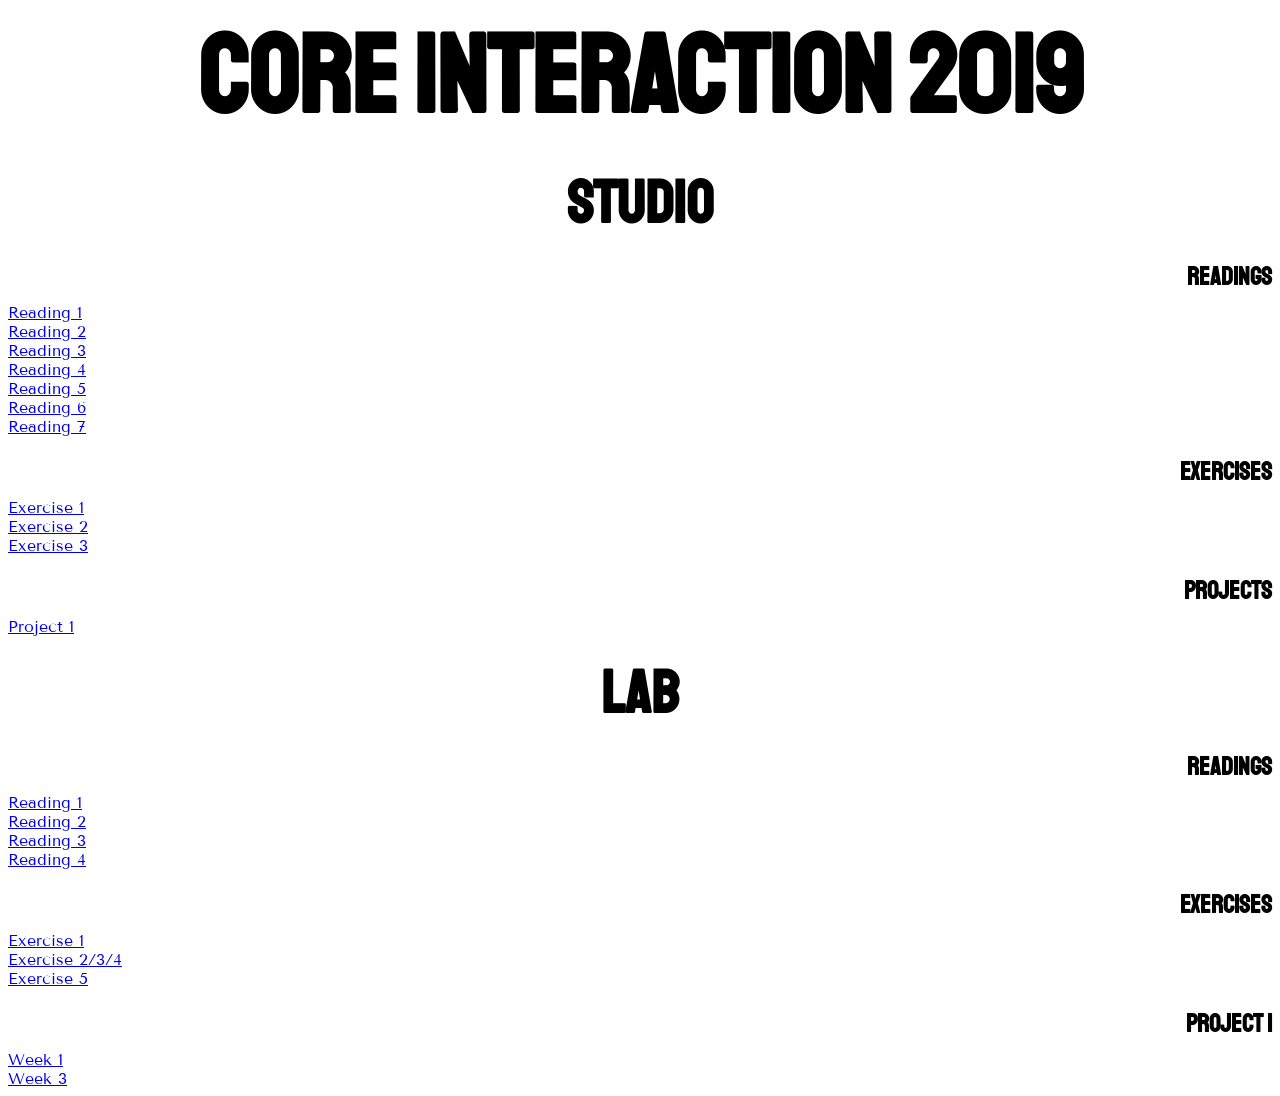
<file: index.html>
<!DOCTYPE html>
<html>
    <head>
      <title>
        Rebecca D'Agostino
      </title>

    <link href="https://fonts.googleapis.com/css?family=Staatliches" rel="stylesheet">
    <link href="https://fonts.googleapis.com/css?family=Tenor+Sans" rel="stylesheet">

    <style>


    h1 {
      font-family: 'Staatliches', cursive;
      font-size: 110px;
      margin-top: 0px;
      text-align: center;
      margin-bottom: 10px;
      text-align: center;
    }

    h2{
      font-family: 'Staatliches', cursive;
      font-size: 60px;
      margin-top: 20px;
      margin-bottom: 0px;
      text-align: center;
    }

    h4 {
      font-family: 'Staatliches', cursive;
      font-size: 25px;
      margin-top: 20px;
      margin-bottom: 10px;
      text-align:right;
    }

    a {
      font-family: 'Tenor Sans', sans-serif;
      text-align:right;
    }

    </style>

    </head>
    <body>
      <h1> Core Interaction 2019 </h1>

      <h2> Studio </h2>

      <h4> Readings </h4>
        <a href="studio/readings/response1/index.html">Reading 1</a>
      <br>
        <a href="studio/readings/response2/index.html">Reading 2</a>
      <br>
        <a href="studio/readings/response3/index.html">Reading 3</a>
      <br>
        <a href="studio/readings/response4/index.html">Reading 4</a>
      <br>
        <a href="studio/readings/response5/index.html">Reading 5</a>
      <br>
        <a href="studio/readings/response6/index.html">Reading 6</a>
      <br>
        <a href="studio/readings/response7/index.html">Reading 7</a>

      <h4> Exercises </h4>

        <a href="studio/exercises/exercise1/index.html">Exercise 1</a>
      <br>
        <a href="studio/exercises/exercise2/index.html">Exercise 2</a>
      <br>
        <a href="studio/exercises/exercise3/index.html">Exercise 3</a>

        <h4> Projects </h4>

          <a href="studio/project1/index.html">Project 1</a>


      <h2> Lab </h2>

      <h4> Readings </h4>

        <a href="lab/readings/reading_feb_5/index.html">Reading 1</a>
      <br>
        <a href="lab/readings/reading_feb_13/index.html">Reading 2</a>
      <br>
        <a href="lab/readings/reading_feb_20/index.html">Reading 3</a>
      <br>
        <a href="lab/readings/reading_march_13/index.html">Reading 4</a>

      <h4> Exercises </h4>
        <a href="lab/exercises/exercise1/index.html">Exercise 1</a>
      <br>
        <a href="lab/exercises/exercise2/index.html">Exercise 2/3/4</a>
      <br>
        <a href="lab/exercises/exercise5/apples.js">Exercise 5</a>

      <h4> Project 1 </h4>
        <a href="lab/project1/week1/index.html">Week 1</a>
      <br>
        <a href="lab/project1/week3/index.html">Week 3</a>


    </body>
</html>
</file>
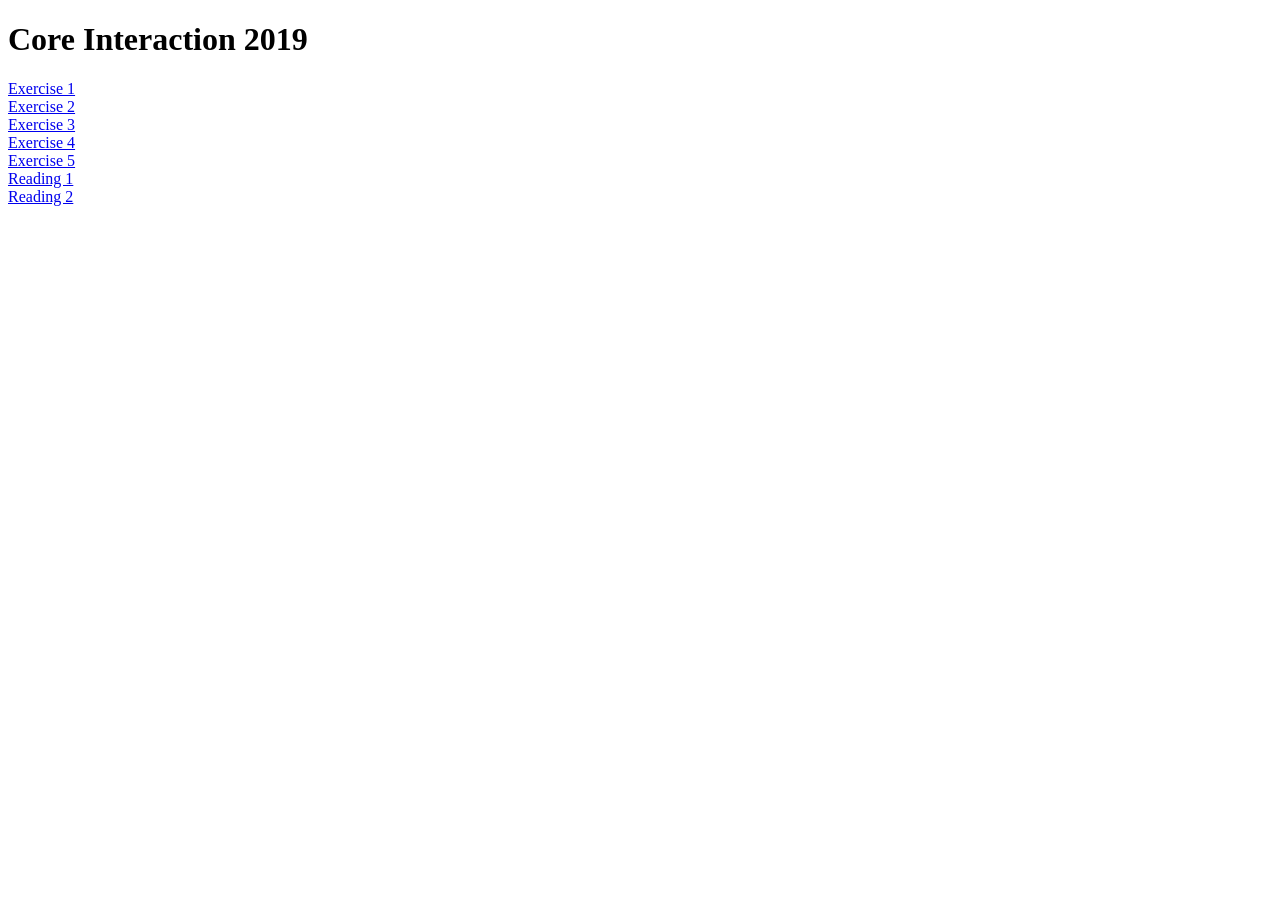
<file: 00 class site/index.html>
<!DOCTYPE html>
<html>
    <head>
      <title>
        Rebecca D'Agostino
      </title>



    </head>
    <body>
      <h1> Core Interaction 2019 </h1>
      <a href="exercise1/index.html">Exercise 1</a>
<br>
      <a href="exercise 2/index.html">Exercise 2</a>
<br>
      <a href="exercise 3/index.html">Exercise 3</a>
<br>
      <a href="exercise 4/index.html">Exercise 4</a>
<br>
      <a href="exercise 5/index.html">Exercise 5</a>
<br>

      <a href="response1/index.html">Reading 1</a>
<br>
      <a href="response2/index.html">Reading 2</a>

    </body>

</html>
</file>
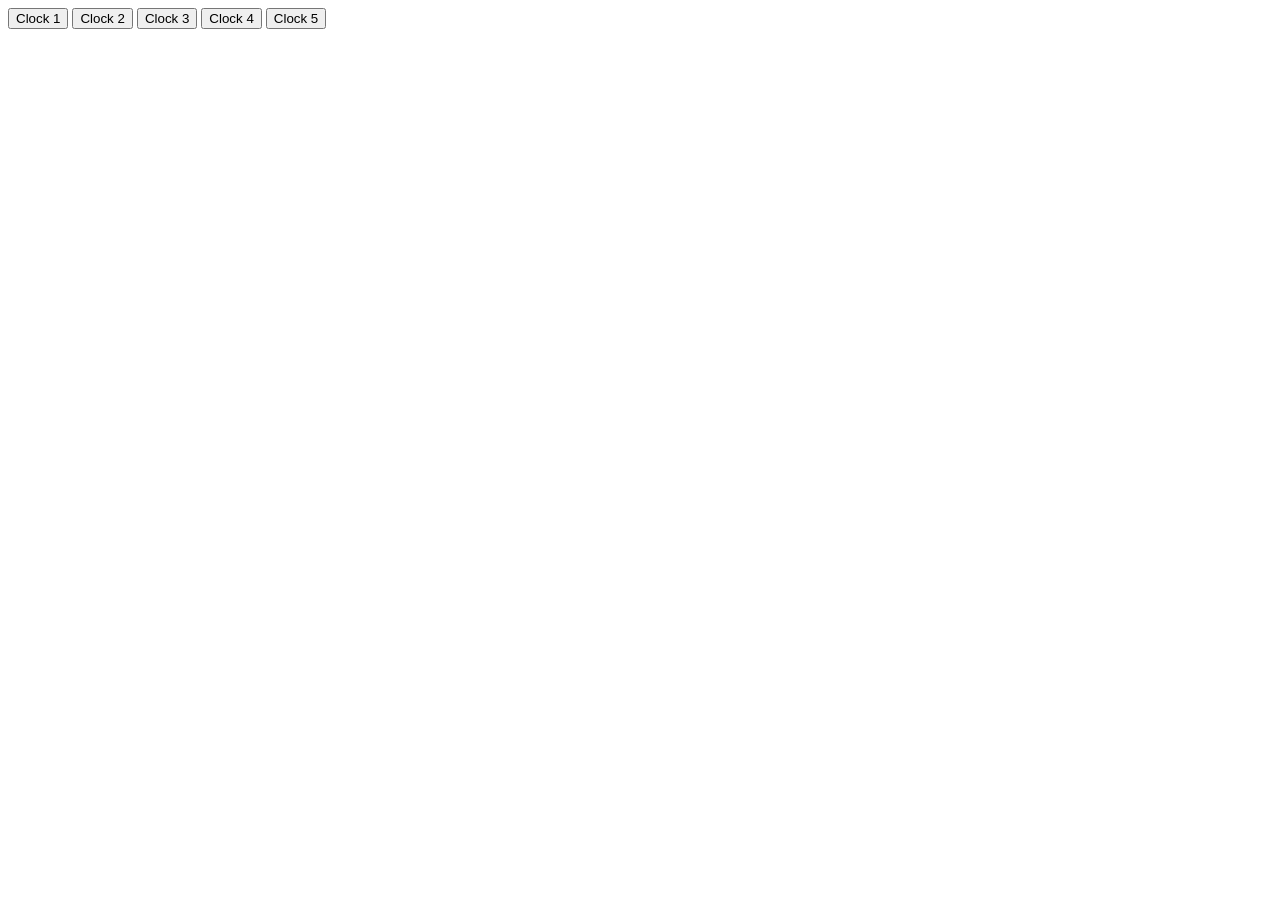
<file: CLOCKS/index.html>
<!DOCTYPE html>
<html lang="en" dir="ltr">
  <head>
    <meta charset="utf-8">
    <title>CLOCKS</title>
  </head>
  <body>
    <a href="clock 1/index.html"><button>Clock 1</button><a/>
    <a href="clock 2/index.html"><button>Clock 2</button><a/>
    <a href="clock 3/index.html"><button>Clock 3</button><a/>
    <a href="clock 4/index.html"><button>Clock 4</button><a/>
    <a href="clock 5/index.html"><button>Clock 5</button><a/>
  </body>
</html>
</file>
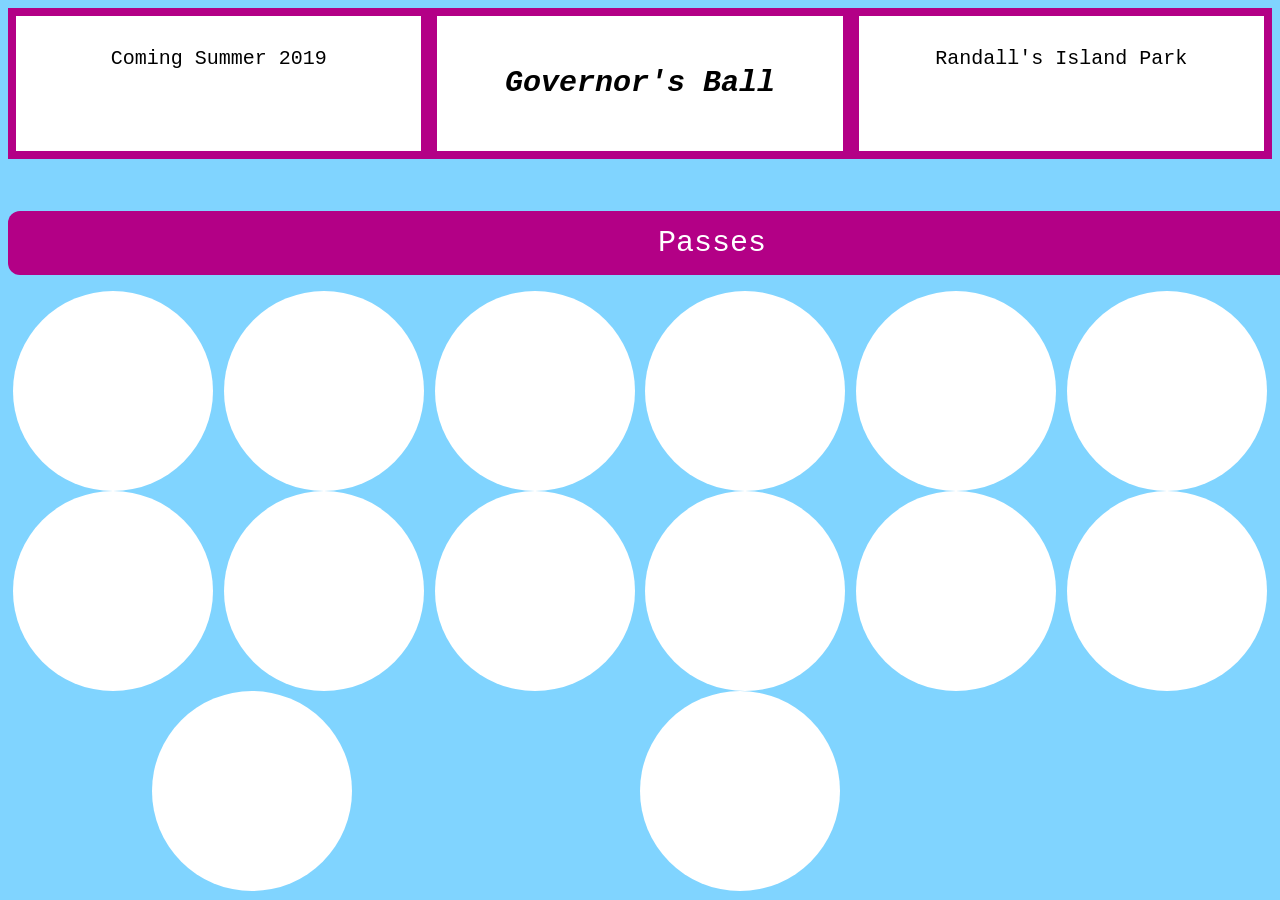
<file: css poster/index.html>
<!DOCTYPE html>
<html lang="en" dir="ltr">
  <head>
    <meta charset="utf-8">
    <title></title>
    <link rel="stylesheet" href="style.css">
  </head>
  <body>
    <div class="flex-container">
      <div>Coming Summer 2019</div>
      <div id="title"><h2 class="rainbow"> Governor's Ball</h2></div>
      <div>Randall's Island Park</div>
    </div>
    <br></br>

    <p>
      <div class="button">Passes</div>
    </p>

    <div id="flex-container">
      <div class="child">
      </div>
      <div class="child">
      </div>
      <div class="child">
      </div>
      <div class="child">
      </div>
      <div class="child">
      </div>
      <div class="child">
      </div>
      <div class="child">
      </div>
      <div class="child">
      </div>
      <div class="child">
      </div>
      <div class="child">
      </div>
      <div class="child">
      </div>
      <div class="child">
      </div>
      <div class="child">
      </div>
      <div class="child">
      </div>
<br></br>

  </body>
</html>
</file>
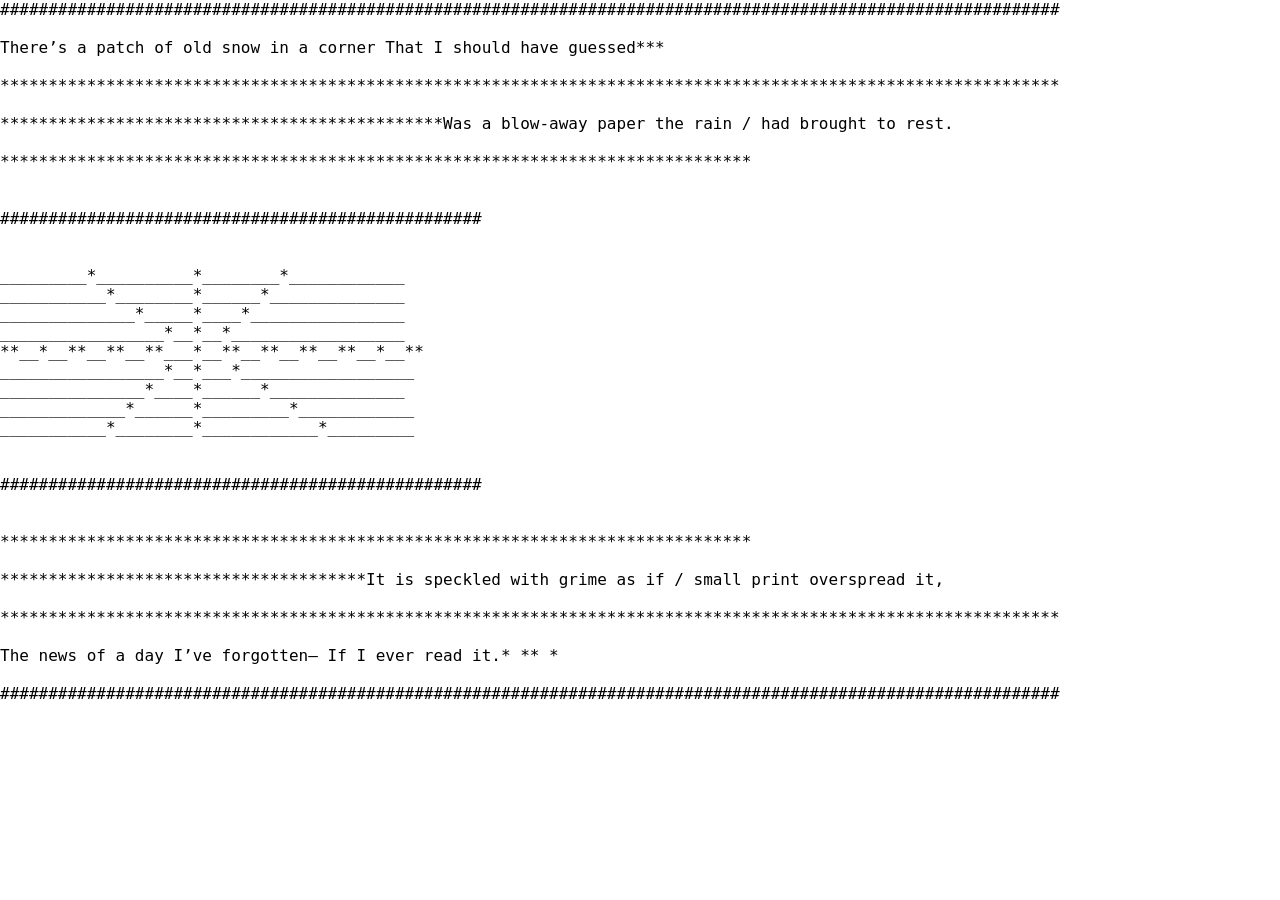
<file: java poem/index.html>
<!DOCTYPE html>
<html lang="en" dir="ltr">
  <head>
    <meta charset="utf-8">
    <title></title>
    <link rel="stylesheet" href="style.css">
  </head>
  <body>
    <div class="town">
      ##############################################################################################################
      <br>
      <br>
      There’s a patch of old snow in a corner
           That I should have guessed***
      <br>
      <br>
      **************************************************************************************************************
      <br>
      <br>
      **********************************************Was a blow-away paper the rain / had brought to rest.
     <br>
     <br>
      ******************************************************************************
      <br>
      <br>
      <br>
      ##################################################
      <br>
      <br>
      <br>
      _________*__________*________*____________
      <br>
      ___________*________*______*______________
      <br>
      ______________*_____*____*________________
      <br>
      _________________*__*__*__________________
      <br>
      **__*__**__**__**___*__**__**__**__**__*__**
      <br>
      _________________*__*___*__________________
      <br>
      _______________*____*______*______________
      <br>
      _____________*______*_________*____________
      <br>
      ___________*________*____________*_________
      <br>
      <br>
      <br>
      ##################################################
      <br>
      <br>
      <br>
      ******************************************************************************
<br>
<br>
      **************************************It is speckled with grime as if / small print overspread it,
      <br>
      <br>
      **************************************************************************************************************
      <br>
      <br>
      The news of a day I’ve forgotten—
     If I ever read it.*      **   *
      <br>
      <br>
      ##############################################################################################################
  </body>
</html>
</file>
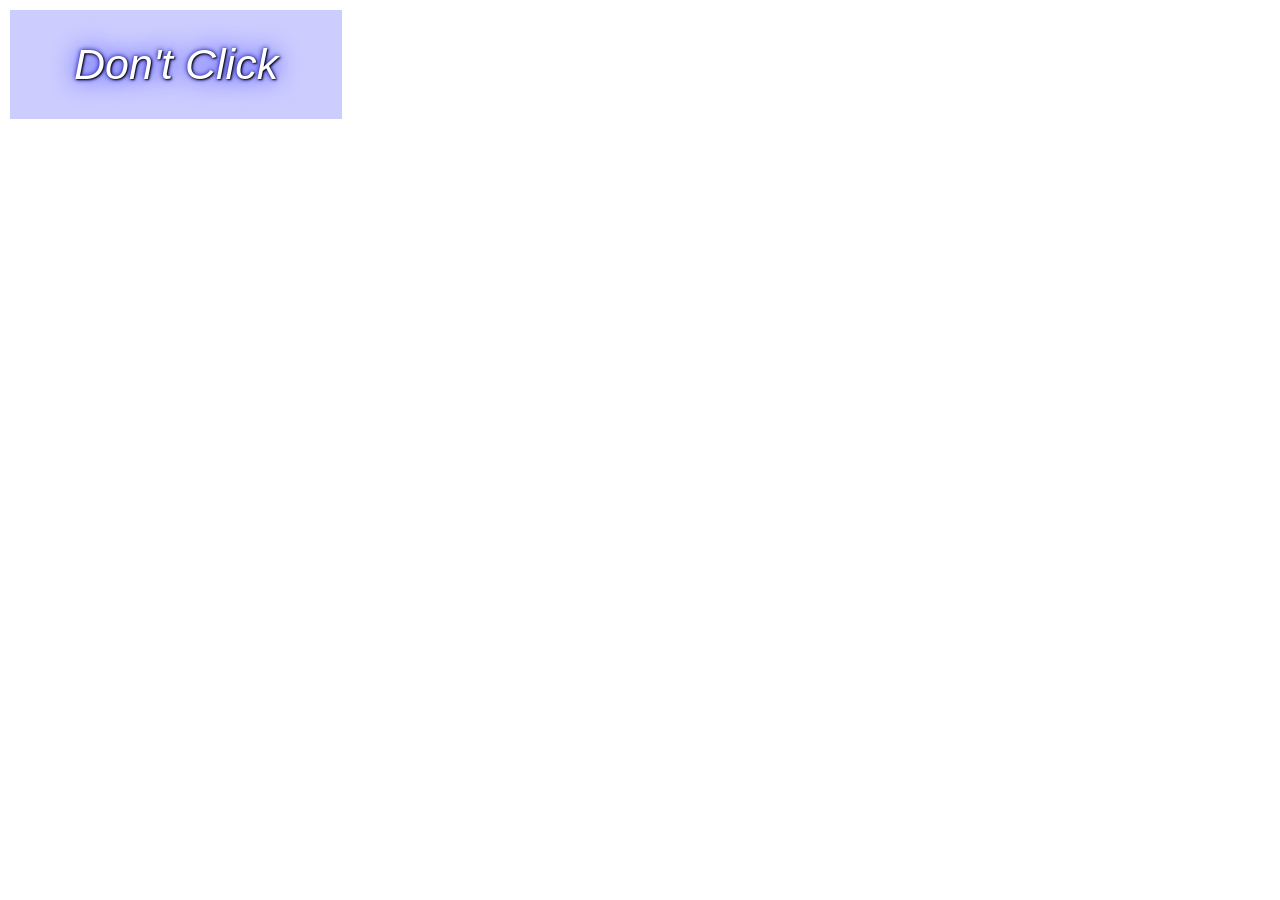
<file: jquery/index.html>
<!DOCTYPE html>
<html lang="en" dir="ltr">
  <head>
    <meta charset="utf-8">
    <title></title>
    <script type="text/javascript" src="https://cdnjs.cloudflare.com/ajax/libs/jquery/3.2.1/jquery.min.js"></script>
    <link rel="stylesheet" href="style.css">
  </head>
  <body>
    <div id="random"></div>
    <button id="button" type="button" name="button">Don't Click</button>

    <script>
    // $("#random").html("more tests!");

     var words = ["hello,", "...", "are", "you", "bored","of","clicking","yet","????", "??????", "...", "......",".........","Satisfied?"]
     var i = 0;

     $("document").ready(function(){
       $("#button").click(function() {
         $("body").append("<div class='box'>" + words[i] + "</div>");
         i++;
         // $("#random").html("wow");
       })
     })
     </script>


  </body>

</html>
</file>
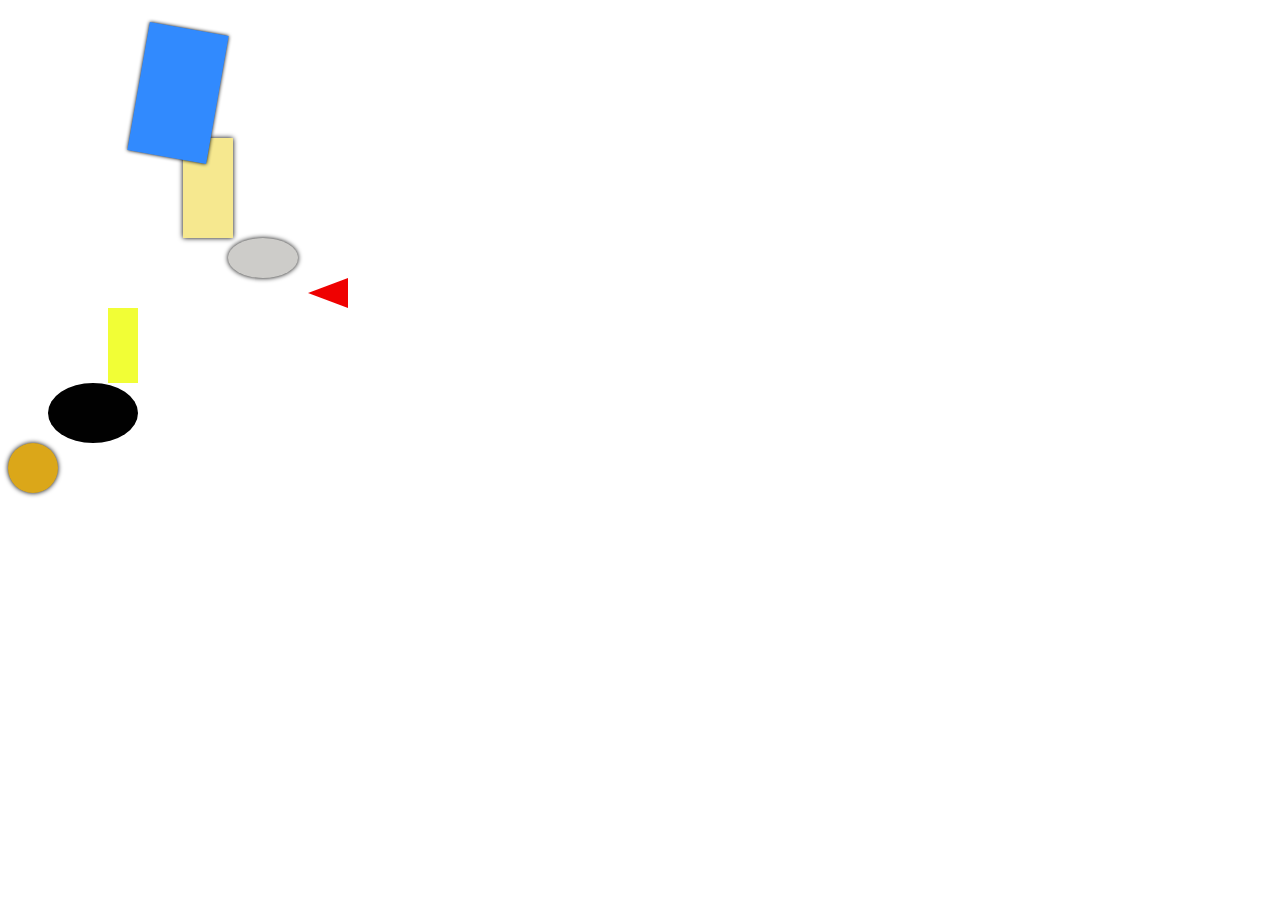
<file: still life 2/index.html>
<!DOCTYPE html>
<html lang="en" dir="ltr">
  <head>
    <meta charset="utf-8">
    <title></title>
      <link rel="stylesheet" href="style.css">
  </head>
  <body>
    <div class="blue"></div>
    <div class="rectangle"></div>
    <div id="silver"></div>
    <div class="red"></div>
    <div class="yellow"></div>
    <div id="black"></div>
    <div class="gold"></div>
  </body>
</html>
</file>
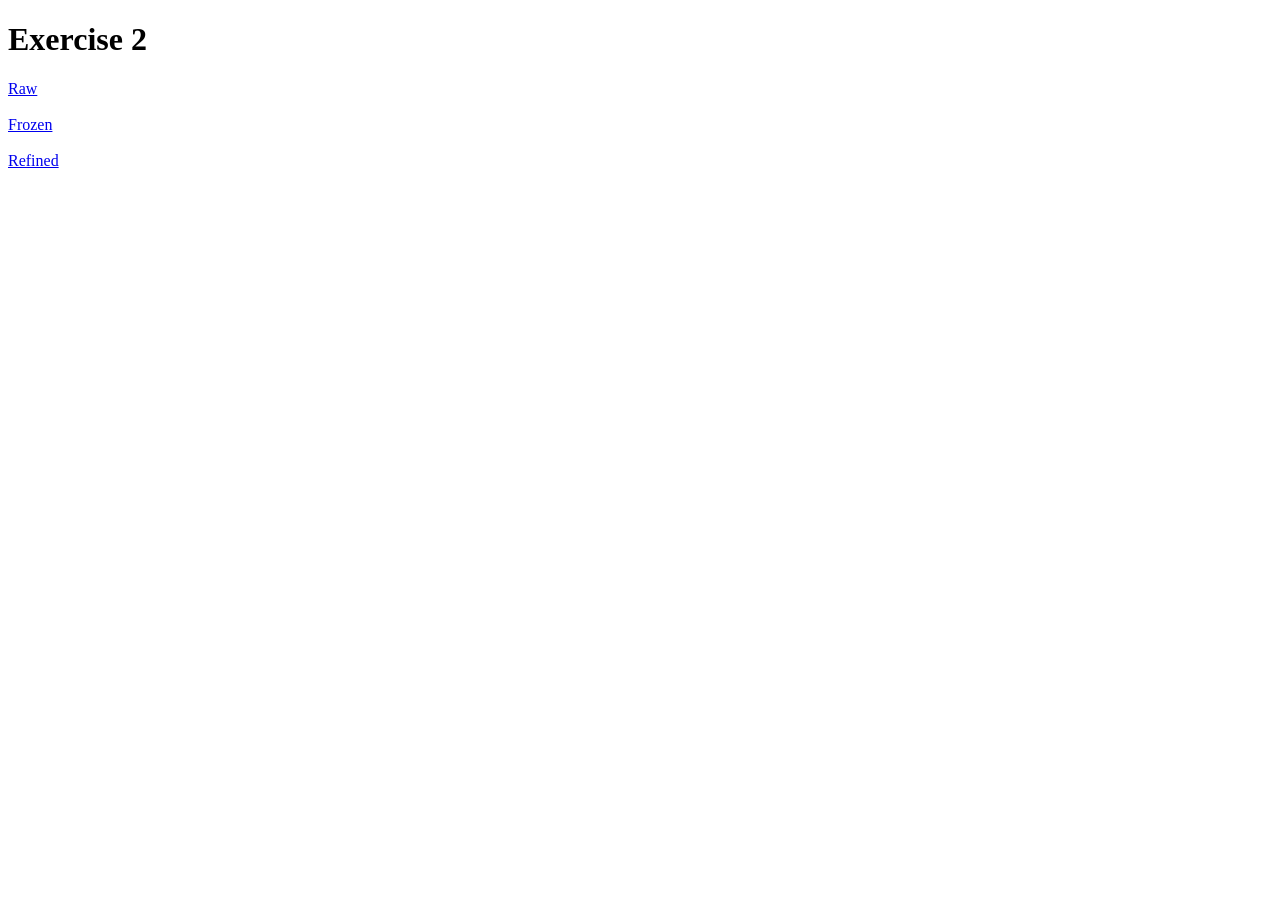
<file: 00 class site/exercise 2/index.html>
<!DOCTYPE html>
<html lang="" dir="ltr">
  <head>
    <meta charset="utf-8">
    <title>Exercise 2</title>
  </head>
  <body>
    <h1>Exercise 2</h1>

    <a href="raw/index.html">Raw</a>
  <br>
  <br>
    <a href="frozen/index.html">Frozen</a>
  <br>
  <br>
    <a href="Refined/index.html">Refined</a>


  </body>
</html>
</file>
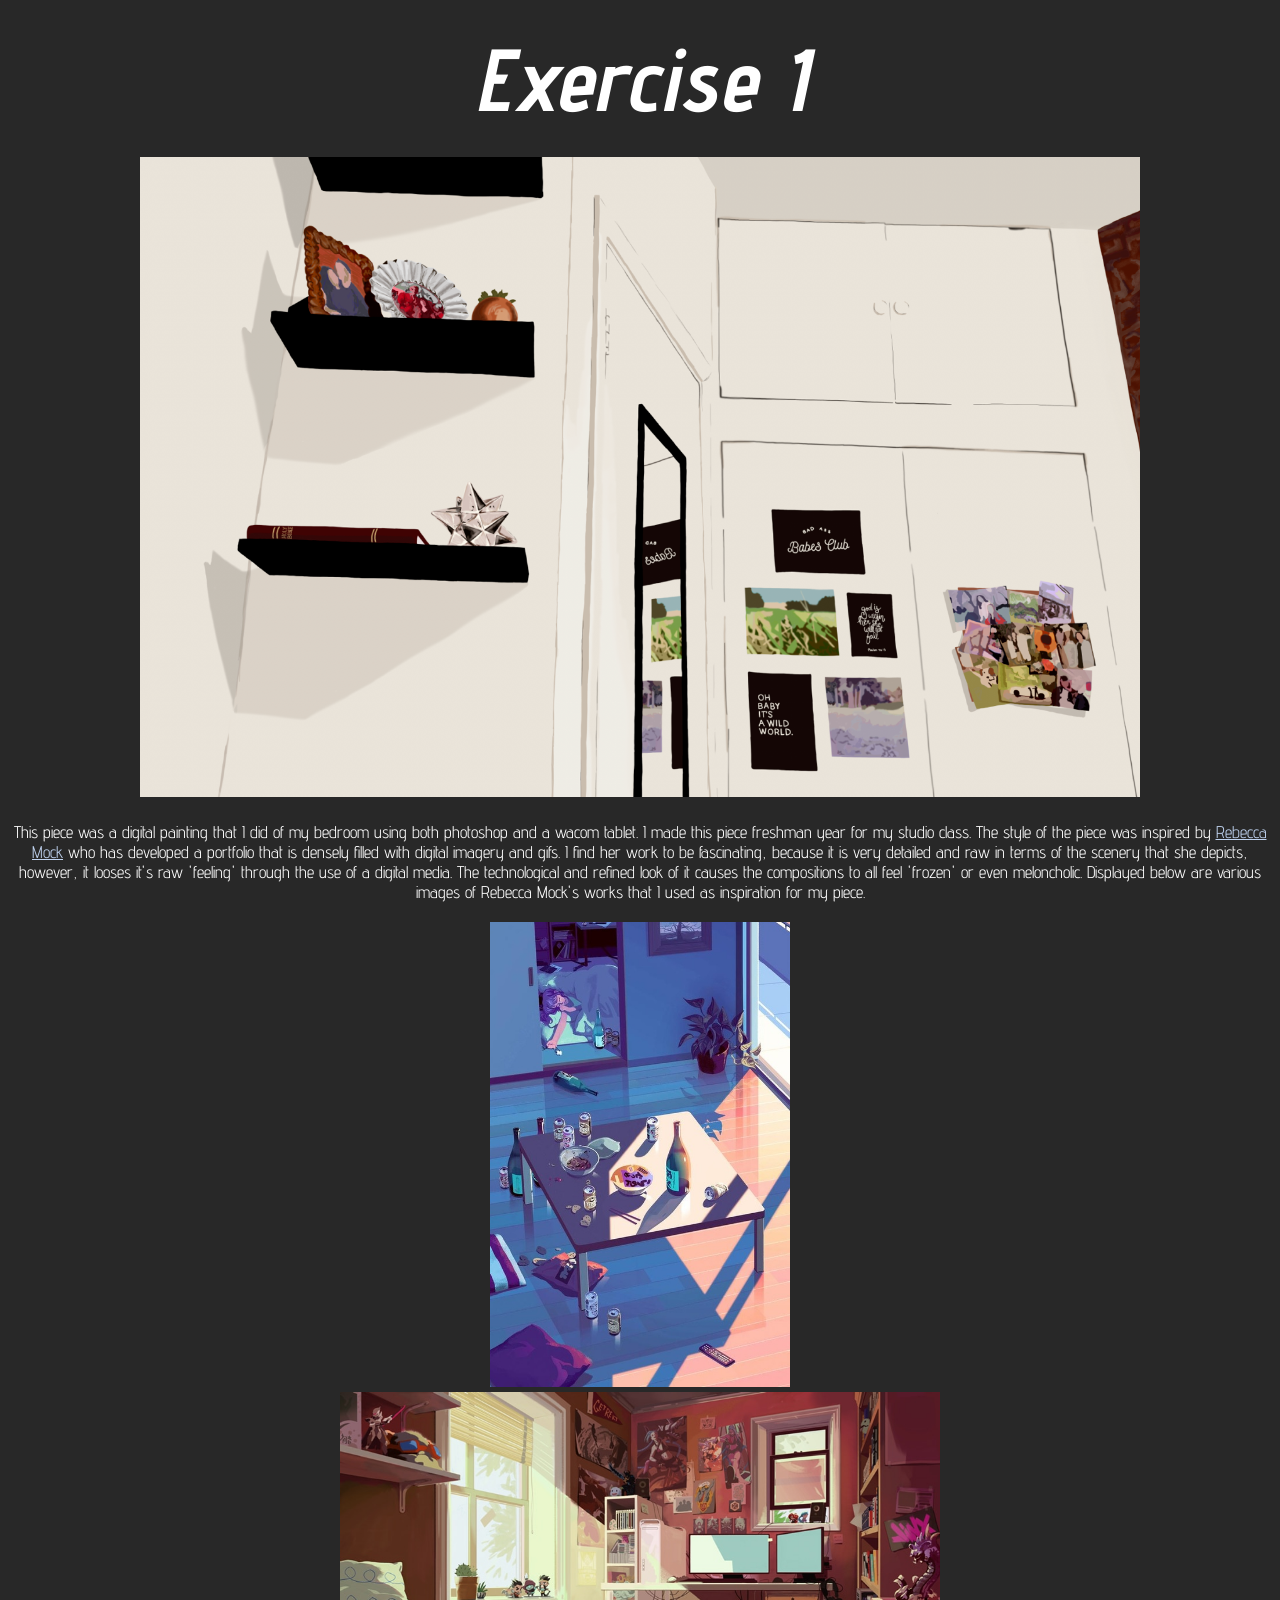
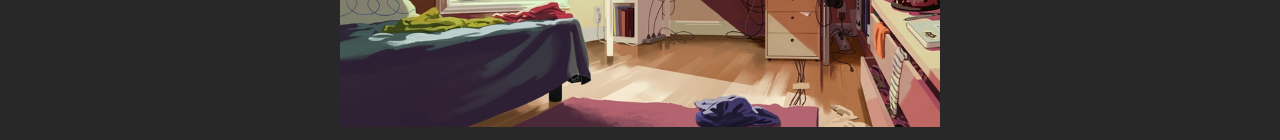
<file: 00 class site/exercise1/index.html>
<!DOCTYPE html>

<html>
<center>
  <head>
    <link href='https://fonts.googleapis.com/css?family=Advent Pro' rel='stylesheet'>
    <style>
body {
    font-family: 'Advent Pro';font-size: 22px;
}

p {
  font-family: 'Advent Pro'; color: white; font-size:17px;margin-top:20px;margin-bottom:20px;
}

a {
  color: #bfd2ef;
}
</style>
    <em><h1 style="font-size:400%;color:white;margin-top:26px;margin-bottom:26px;">Exercise 1</h1></em>
  <meta charset="utf-8">

<body style="background-color:#282828;">
  </head>

<body>
    <img src="imgs/project.PNG" width=1000px>

    <p> This piece was a digital painting that I did of my bedroom using both photoshop and a wacom tablet.  I made this piece freshman year for my studio class.  The style of the piece was inspired by <a href="https://rebeccamock.com/index.html">Rebecca Mock</a> who has developed a portfolio that is densely filled with digital imagery and gifs.  I find her work to be fascinating, because it is very detailed and raw in terms of the scenery that she depicts, however, it looses it's raw 'feeling' through the use of a digital media.  The technological and refined look of it causes the compositions to all feel 'frozen' or even meloncholic. Displayed below are various images of Rebecca Mock's works that I used as inspiration for my piece. </p>

    <img src="imgs/rebecca_mock_3.jpg"width=300px> <br>
    <img src="imgs/rebecca_mock_1.jpg" width=600px>

</body>
</center>
</html>
</file>
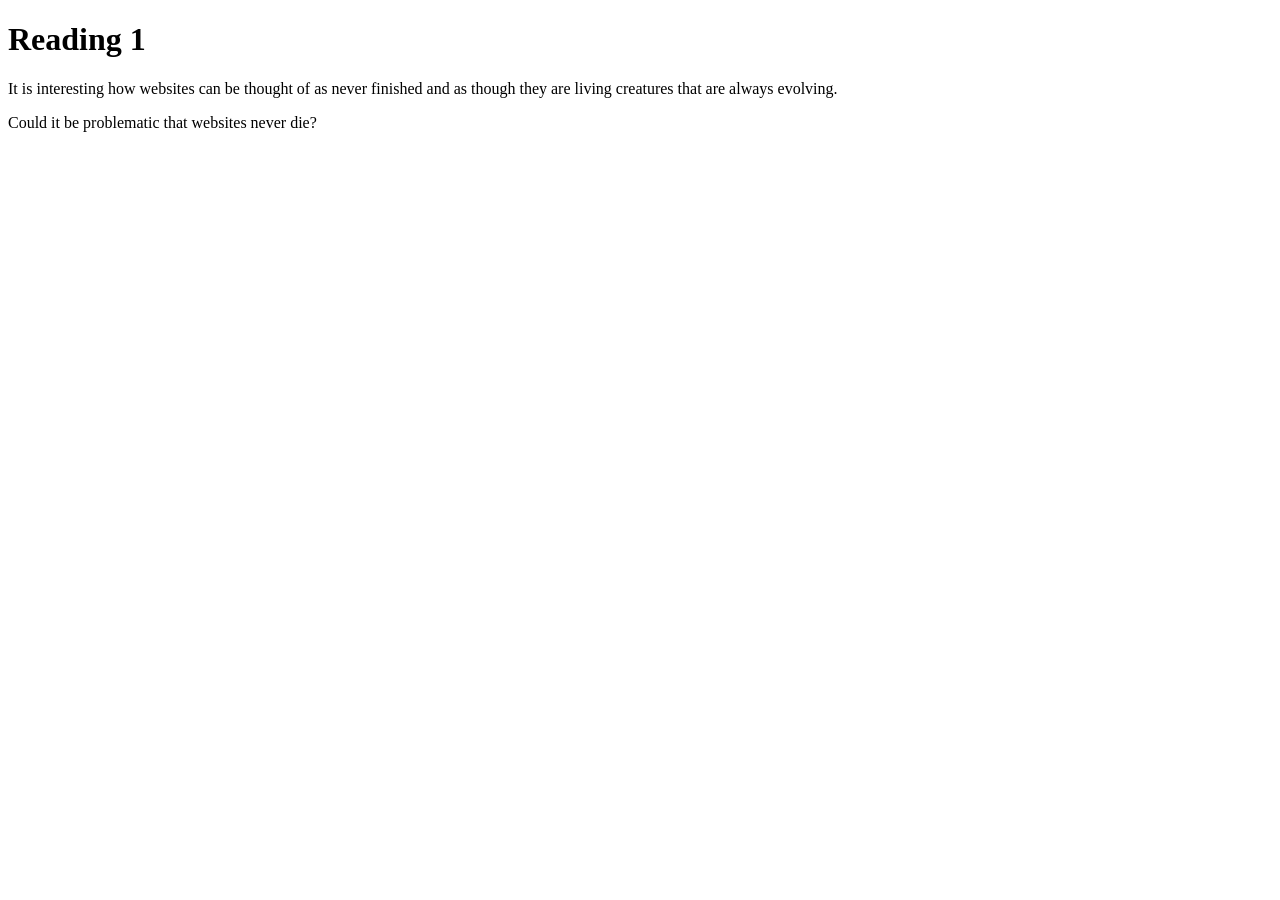
<file: 00 class site/response 1/index.html>
<!DOCTYPE html>
<html>
<h1> Reading 1 </h1>

<p>
  It is interesting how websites can be thought of as never finished and as though they are living creatures that are always evolving.
</p>

<p>
  Could it be problematic that websites never die?
</p>
</html>
</file>
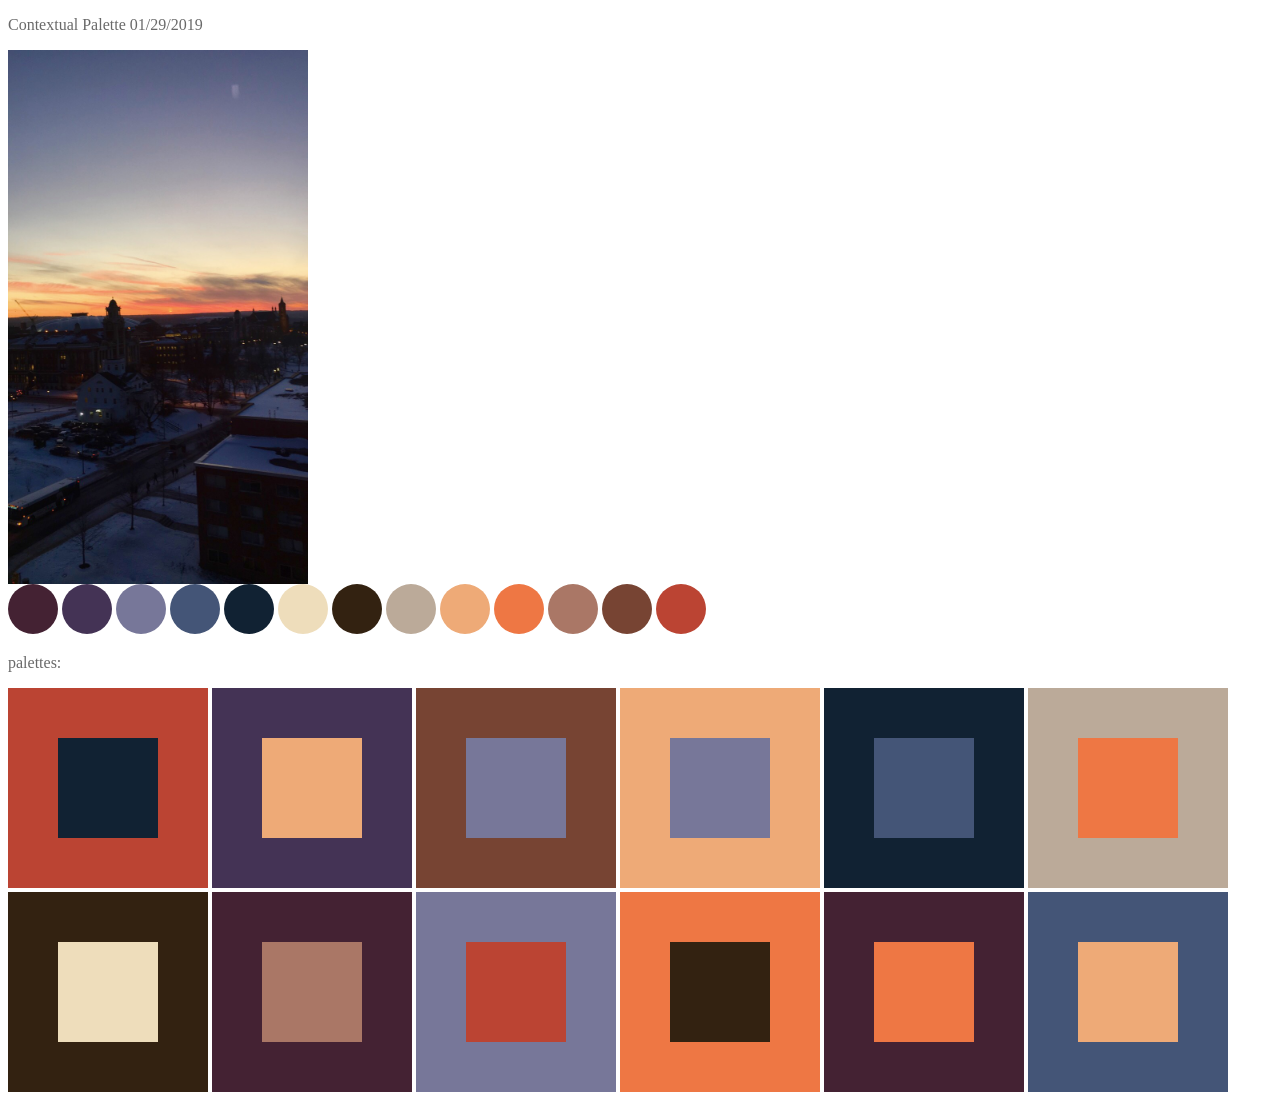
<file: 01 studio/01292019/index.html>
<!DOCTYPE html>
<html lang="en" dir="ltr">
  <head>
    <meta charset="utf-8">
    <meta name="viewport" content="width=devide-width, user-scalable=no">
    <title>Contextual Palette</title>
  </head>

  <style>

  .bg {
    width: 200px;
    height:200px;
    background-color:grey;
}

  .darkpruple {
    background-color:#442233;
  }

  .purple{
    background-color:#443355;
  }

  .lightpurple{
    background-color:#777799;
  }

  .steelblue{
    background-color:#445577;
  }

  .navy{
    background-color: #112233;
  }

  .tan{
    background-color: #eeddbb;
  }

  .brown{
    background-color:#332211;
  }

  .taupe {
    background-color:#bbaa99;
  }

  .peach {
    background-color:#eeaa77;
  }

  .orange {
    background-color: #ee7744;
  }

  .salmon {
    background-color:  #aa7766;
  }

  .copper {
    background-color:#774433;
  }

  .red {
    background-color: #bb4433;
  }

p {
  color: #696969;
}

img {
  width: 300px;
  display: block;
}

.dot {
  width: 50px;
  height: 50px;
  border-radius: 50px;
  display: inline-block;
}

.bg {
  width: 200px;
  height: 200px;
  display: inline-block;
}

.fg {
  display: inline-block;
  width: 50%;
  height: 50%;
  margin: 25%;
}

  </style>

  <body>

    <p>Contextual Palette 01/29/2019</p>
    <img src="IMG_2487.jpg">
    <div class="dot darkpruple"></div>
    <div class="dot purple"></div>
    <div class="dot lightpurple"></div>
    <div class="dot steelblue"></div>
    <div class="dot navy"></div>
    <div class="dot tan"></div>
    <div class="dot brown"></div>
    <div class="dot taupe"></div>
    <div class="dot peach"></div>
    <div class="dot orange"></div>
    <div class="dot salmon"></div>
    <div class="dot copper"></div>
    <div class="dot red"></div>

    <p>palettes:</p>

    <div class="bg red">
      <div class="fg navy"></div>
    </div>

    <div class="bg purple">
      <div class="fg peach"></div>
    </div>

    <div class="bg copper">
      <div class="fg lightpurple"></div>
    </div>

    <div class="bg peach">
      <div class="fg lightpurple"></div>
    </div>

    <div class="bg navy">
      <div class="fg steelblue"></div>
    </div>

    <div class="bg taupe">
      <div class="fg orange"></div>
    </div>

    <div class="bg brown">
      <div class="fg tan"></div>
    </div>

    <div class="bg darkpruple">
      <div class="fg salmon"></div>
    </div>

    <div class="bg lightpurple">
      <div class="fg red"></div>
    </div>

    <div class="bg orange">
      <div class="fg brown"></div>
    </div>

    <div class="bg darkpruple">
      <div class="fg orange"></div>
    </div>

    <div class="bg steelblue">
      <div class="fg peach"></div>
    </div>


  </body>

</html>
</file>
<file: css poster/style.css>
.flex-container {
  display: flex;
  flex-wrap: nowrap;
  background-color: #b30086;
}

.flex-container > div {
  background-color: white;
  width: 480px;
  margin: 8px;
  text-align: center;
  font-family: monospace;
  line-height: 85px;
  font-size: 20px;
}

.flex-container-2 {
  display: flex;
  flex-wrap: nowrap;
  background-color: black;
}

.flex-container-2 > div {
  background-color: #ccffcc;
  width: 480px;
  margin: 6px;
  text-align: center;
  font-family: monospace;
  line-height: 500px;
  font-size: 20px;
}

#title {
  font-family: monospace;
  font-style: italic;
  font-size: 40;
}

body  {
    background-color: #80d4ff;
}

#flex-container{
  display: flex;
  border: 1px solid black;
  justify-content: space-around;
  align-items: center;
  flex-direction: row;
  flex-wrap: wrap;


  border: 0px;
  border-radius: 5px;
  height: 500px;
}

.child{
  width: 200px;
  height: 200px;
  background-color: white;
  border-radius: 100px;
}

.child:hover{
  background-color: inherit;
}

.button {
    background-color: #b30086;
    border: none;
    color: white;
    padding: 15px 650px;;
    text-align: center;
    text-decoration: none;
    font-family: monospace;:
    display: inline-block;
    font-size: 30px;
    border-radius: 12px;
    align-items: center
}

.button:hover{
  background-color: #ffb3ec;
  color: #b30086;
}


.rainbow {
  -webkit-animation: rainbow 3s infinite;
}
@-webkit-keyframes rainbow{
  0%{color: orange;}
  10%{color: purple;}
	20%{color: red;}
	40%{color: yellow;}
	60%{color: green;}
	100%{color: blue;}
	100%{color: orange;}
}
</file>
<file: java poem/style.css>
body {
      margin: 0;
      font-family: monospace;
      font-size: 16px;
    }
    a {
      text-decoration: none;
    }
    .town {
      display: flex;
      flex-wrap: wrap;
    }
    .parcel {
      display: block;
    }
</file>
<file: jquery/style.css>
.body{
  background-color: #ff8533;
}

#button{
  background-color: #ccccff;
    border: none;
    color: white;
    padding: 30px 64px;
    text-align: center;
    text-decoration: none;
    display: inline-block;
    font-size: 43px;
    font-style: italic;
    margin: 2px 2px;
    cursor: pointer;
    text-shadow: 1px 1px 2px black, 0 0 25px blue, 0 0 5px darkblue;
}
</file>
<file: still life 2/style.css>
.rectangle {
  height: 100px;
  width: 50px;
  background-color: #F6E88F;
  box-shadow: 0 0 5px black;
  margin-left: 175px;
}

.blue {
  height: 130px;
  width: 80px;
  background-color: #318AFE;
  margin-left: 100px;
  box-shadow: 0 0 4px black;
  transform: translate(30px, 20px) rotate(10deg)
}

.yellow {
  height: 75px;
  width: 30px;
  background-color: #F1FE36;
  margin-left: 100px;
}

#black{
  height: 60px;
  width: 90px;
  background-color: #010101;
  border-radius: 50%;
  transform: rotate(0deg) scale(1) translate(0,0);
  margin-left: 40px;
}

#silver{
  height: 40px;
  width: 70px;
  background-color: #CDCCC9;
  border-radius: 50%;
  transform: rotate(0deg) scale(1) translate(0,0);
  margin-left: 220px;
  box-shadow: 0 0 5px black;
}

.gold {
  height: 50px;
  width: 50px;
  background-color: #DBA719;
  border-radius: 50%;
  box-shadow: 0 0 5px black;
}

.red {
	width: 0;
	height: 0;
	border-top: 15px solid transparent;
	border-right: 40px solid #EF0101;
	border-bottom: 15px solid transparent;
  margin-left: 300px;
}
</file>
